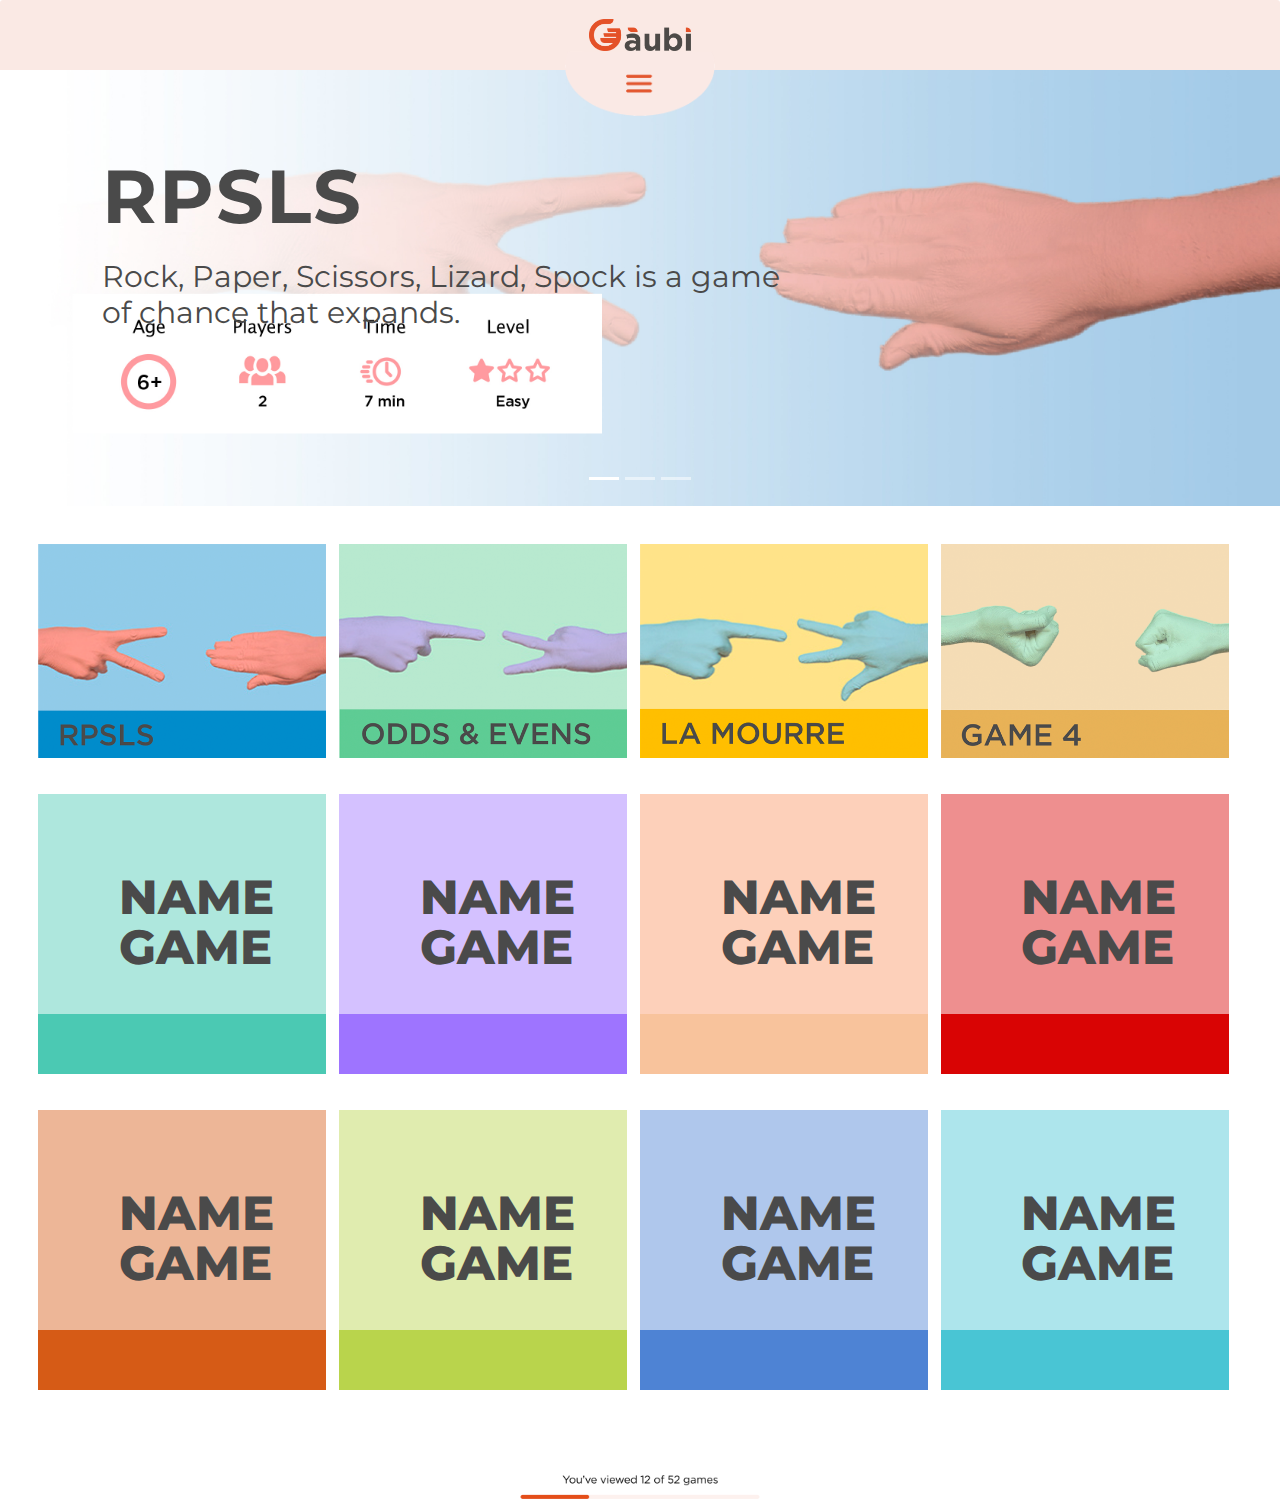
<file: index.html>
<!doctype html>
<html lang="en">
<head>
  <!-- Required meta tags -->
  <meta charset="utf-8">
  <meta name="viewport" content="width=device-width, initial-scale=1, shrink-to-fit=no">

  <!-- Bootstrap CSS -->
  <link rel="stylesheet" href="https://maxcdn.bootstrapcdn.com/bootstrap/4.0.0/css/bootstrap.min.css" integrity="sha384-Gn5384xqQ1aoWXA+058RXPxPg6fy4IWvTNh0E263XmFcJlSAwiGgFAW/dAiS6JXm" crossorigin="anonymous">
  <link rel="stylesheet" href="css/main.css">
  <link href="https://fonts.googleapis.com/css?family=Montserrat:400,500,600,700,800,900" rel="stylesheet">
  <title>Gàubi</title>
</head>
<body>


  <div id="accordion">
    <div class="card">
      <div class="card-header" id="headingOne">
          <button class="btn btn-link" data-toggle="collapse" data-target="#collapseOne" aria-expanded="true" aria-controls="collapseOne">
            <img class="logo-menu" src="images/logo.png"></img>
          </button>
      </div>

      <div id="collapseOne" class="collapse" aria-labelledby="headingOne" data-parent="#accordion">
        <div class="card-body">

          <div class="recherche_p">
            <form action="/search" id="searchthis" method="get">
              <input id="search" name="q" type="text" placeholder="Rechercher" />
              <img id="search-button" src="images/search-button.svg" alt="search-button"></img>
              <!-- <input id="search-btn" type="submit" value="Rechercher" /> -->
            </form>
          </div>


          <div class="menu-choix">
          <div class="checkbox">
            <div class="checkbox-category">
            <fieldset>
              <legend>Type of game :</legend>
              <div>
                <input type="checkbox" id="strategy" name="category" value="strategy">
                <label for="strategy">Strategy</label>
              </div>
              <div>
                <input type="checkbox" id="mathematics" name="category" value="mathematics">
                <label for="mathematics">Mathematics</label>
              </div>
              <div>
                <input type="checkbox" id="chance" name="category" value="chance">
                <label for="chance">Chance</label>
              </div>
              <div>
                <input type="checkbox" id="speed" name="category" value="speed">
                <label for="speed">Speed</label>
              </div>
            </fieldset>
          </div>

          <div class="checkbox-difficulty">
          <fieldset>
            <legend>Difficulty :</legend>
            <div>
              <input type="checkbox" id="easy" name="difficulty" value="easy">
              <label for="easy">Easy</label>
            </div>
            <div>
              <input type="checkbox" id="medium" name="difficulty" value="medium">
              <label for="medium">Medium</label>
            </div>
            <div>
              <input type="checkbox" id="hard" name="difficulty" value="hard">
              <label for="hard">Hard</label>
            </div>
          </fieldset>
          </div>
        </div>

          <div class="minimum-age">
            <!-- <p class="titre-minimum-age">MINIMUM AGE </p> -->
          <input type="range" min="6" max="15" step="1" list="tickmarks">
          <datalist id="tickmarks">
            <!-- Chrome n'affiche pas les étiquettes de curseur -->
        <option value="6" label="6">
        <option value="7" label="7">
        <option value="8" label="8">
        <option value="9" label="9">
        <option value="10" label="10">
        <option value="11" label="11">
        <option value="12" label="12">
        <option value="13" label="13">
        <option value="14" label="14">
        <option value="15" label="15">
        </datalist>
        </div>
          <!-- <img class="cursor-munu-img" src="images/menu-cursor.png" alt="image-menu-cursor"></img> -->
        </div>
        </div>
      </div>
    </div>
    <div class="card">
    </div>
  </div>


  <div class="presentation-banner">
    <div id="carouselExampleIndicators" class="carousel slide col-sm" data-ride="carousel">
        <ol class="carousel-indicators">
          <li data-target="#carouselExampleIndicators" data-slide-to="0" class="active"></li>
          <li data-target="#carouselExampleIndicators" data-slide-to="1"></li>
          <li data-target="#carouselExampleIndicators" data-slide-to="2"></li>
        </ol>
    <div class="carousel-inner">

        <div class="carousel-item active">
          <div class="carousel-caption d-md-block">
            <h1 class="nom-du-jeu-carousel rpsls"> RPSLS </h1>
            <p class="description-jeu">
              Rock, Paper, Scissors, Lizard, Spock is a game <br>of chance that expands.
            </p>
          </div>
          <img class="d-block w-100" src="images/banner-homepage/rpsls-banner.jpg" alt="rpsls-banner">
        </div>

      <div class="carousel-item">
        <div class="carousel-caption d-md-block">
          <h1 class="nom-du-jeu-carousel odds"> Evens and Odds </h1>
          <p class="description-jeu">Odds and evens is a hand game <br> played used to decide an issue.</p>
          <!-- <img class="rpsls-data-img" src="images/rpsls/rpsls-data.jpg" alt="rplsl-data"></img> -->
        </div>
        <img class="d-block w-100" src="images/banner-homepage/evens-odds-banner.jpg" alt="evens-and-odds-banner">
      </div>
      <div class="carousel-item">
        <div class="carousel-caption d-md-block">
          <h1 class="nom-du-jeu-carousel mourre"> La Mourre </h1>
          <p class="description-jeu">La Mourre is a game of chance in which two<br> players simultaneously show a number of fingers.</p>
          <!-- <img class="rpsls-data-img" src="images/rpsls/rpsls-data.jpg" alt="rplsl-data"></img> -->
        </div>
        <img class="d-block w-100" src="images/banner-homepage/mourre-banner.jpg" alt="mourre-banner">
      </div>

    </div>
    </div>
  </div>



    <div class="bloc-preview rpsls">
      <div class="preview-game">
        <a href="rpsls.html">
          <img class="img-preview-hompage" src="images/preview-game-homepage-rpsls.png" alt="preview-game-homepage"></img>
        </a>
      </div>
      <div class="preview-game odds">
        <a href="evens.html">
          <img class="img-preview-hompage" src="images/preview-game-homepage-odds.png" alt="preview-game-homepage"></img>
        </a>
      </div>
      <div class="preview-game mourre">
        <a href="mourre.html">
          <img class="img-preview-hompage" src="images/preview-game-homepage-mourre.png" alt="preview-game-homepage"></img>
        </a>
      </div>
      <div class="preview-game mourre">
        <a href="rpsls.html">
          <img class="img-preview-hompage" src="images/preview-game-homepage-4.png" alt="preview-game-homepage"></img>
        </a>
      </div>
      <div class="preview-game number4">
        <a href="mourre.html">
          <!-- <img class="img-preview-hompage" src="images/preview-game-homepage.png" alt="preview-game-homepage"></img> -->
          <div class="game">
            <p class="titre-game-preview"> NAME<br>GAME </p>
          </div>
        </a>
      </div>
      <div class="preview-game number5">
        <a href="evens.html">
          <div class="game">
            <p class="titre-game-preview"> NAME<br>GAME </p>
          </div>
        </a>
      </div>
      <div class="preview-game number6">
        <a href="mourre.html">
          <div class="game">
            <p class="titre-game-preview"> NAME<br>GAME </p>
          </div>
        </a>
      </div>
      <div class="preview-game number7">
        <a href="rpsls.html">
          <div class="game">
            <p class="titre-game-preview"> NAME<br>GAME </p>
          </div>
        </a>
      </div>
      <div class="preview-game number8">
        <a href="evens.html">
          <div class="game">
            <p class="titre-game-preview"> NAME<br>GAME </p>
          </div>
        </a>
      </div>
      <div class="preview-game number9">
        <a href="mourre.html">
          <div class="game">
            <p class="titre-game-preview"> NAME<br>GAME </p>
          </div>
        </a>
      </div>
      <div class="preview-game number10">
        <a href="rpsls.html">
          <div class="game">
            <p class="titre-game-preview"> NAME<br>GAME </p>
          </div>
        </a>
      </div>
      <div class="preview-game number11">
        <a href="mourre.html">
          <div class="game">
            <p class="titre-game-preview"> NAME<br>GAME </p>
          </div>
        </a>
      </div>

    </div>

    <!-- <input type="range" min="6" max="15" step="1" list="tickmarks">
    <datalist id="tickmarks">
      Chrome n'affiche pas les étiquettes de curseur
  <option value="6" label="6">
  <option value="7" label="7">
  <option value="8" label="8">
  <option value="9" label="9">
  <option value="10" label="10">
  <option value="11" label="11">
  <option value="12" label="12">
  <option value="13" label="13">
  <option value="14" label="14">
  <option value="15" label="15">
</datalist> -->

    <img class="barre-avancement" src="images/barre-chargement.png" alt="Barre-chargement-de-jeux"

    <div class="footer">
        <p class="mentions-legales"> Mentions légales © Gàubi 2018</p>
    </div>

  <!-- Optional JavaScript -->
  <!-- jQuery first, then Popper.js, then Bootstrap JS -->
  <script src="https://code.jquery.com/jquery-3.2.1.slim.min.js" integrity="sha384-KJ3o2DKtIkvYIK3UENzmM7KCkRr/rE9/Qpg6aAZGJwFDMVNA/GpGFF93hXpG5KkN" crossorigin="anonymous"></script>
  <script src="https://cdnjs.cloudflare.com/ajax/libs/popper.js/1.12.9/umd/popper.min.js" integrity="sha384-ApNbgh9B+Y1QKtv3Rn7W3mgPxhU9K/ScQsAP7hUibX39j7fakFPskvXusvfa0b4Q" crossorigin="anonymous"></script>
  <script src="https://maxcdn.bootstrapcdn.com/bootstrap/4.0.0/js/bootstrap.min.js" integrity="sha384-JZR6Spejh4U02d8jOt6vLEHfe/JQGiRRSQQxSfFWpi1MquVdAyjUar5+76PVCmYl" crossorigin="anonymous"></script>
  <script type="text/javascript">
    //Ici les commandes JavaScript
  </script>
  </body>
  </html>
</file>
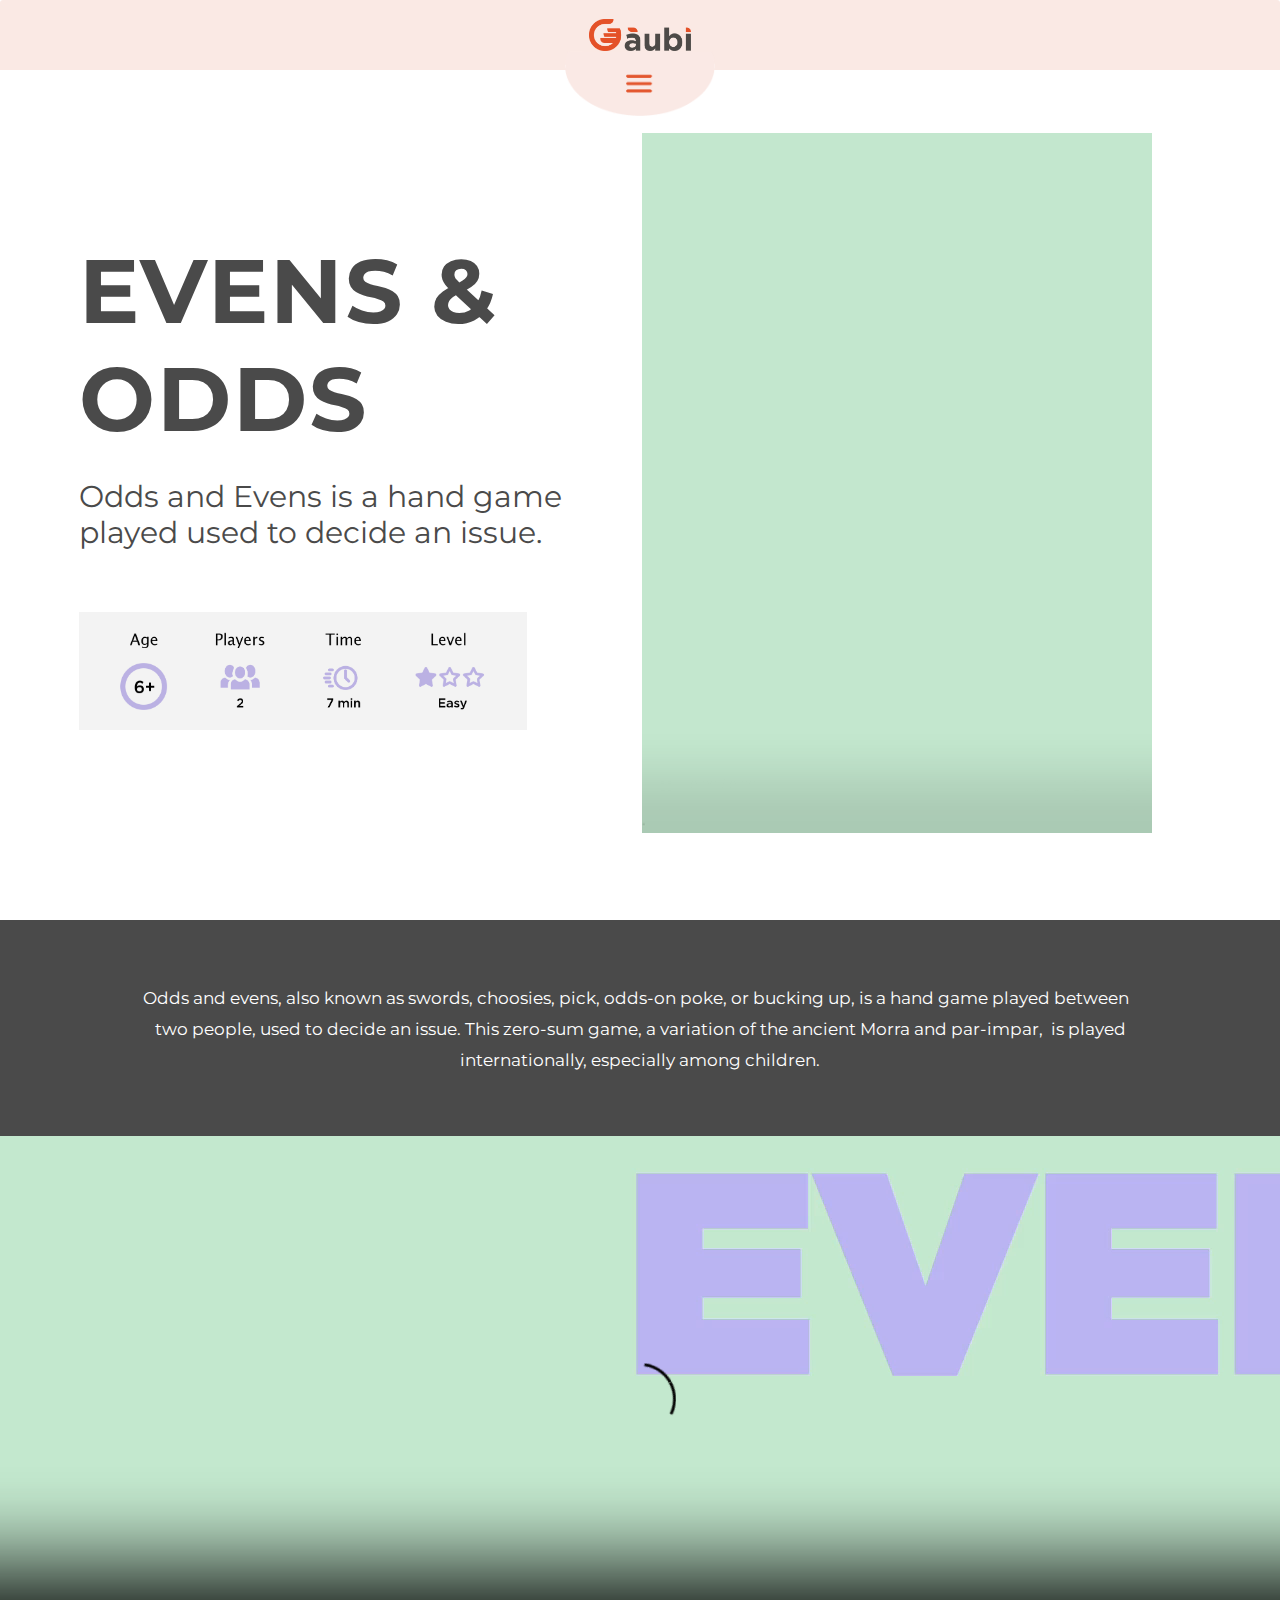
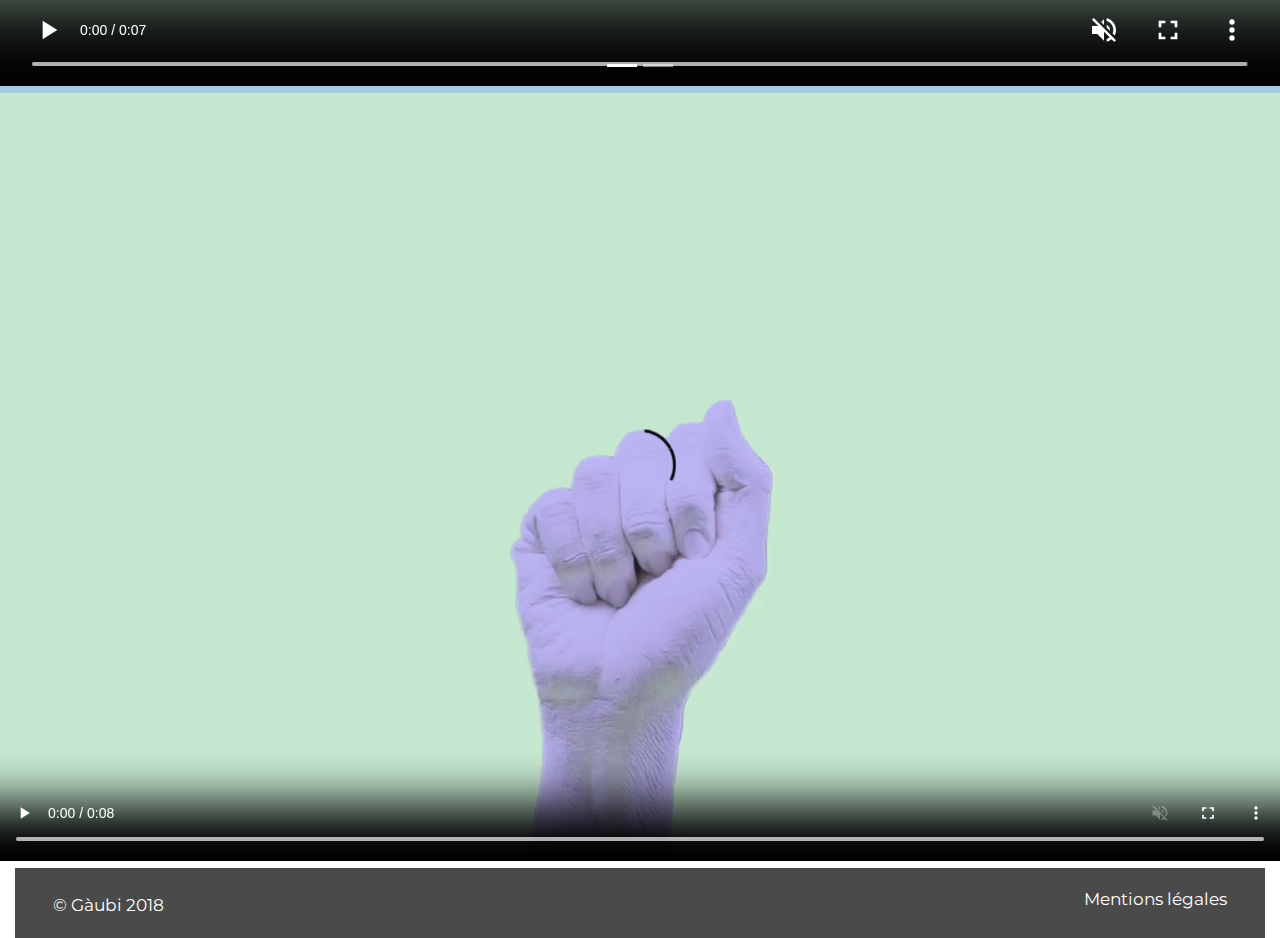
<file: evens.html>
<!doctype html>
<html lang="en">
<head>
  <!-- Required meta tags -->
  <meta charset="utf-8">
  <meta name="viewport" content="width=device-width, initial-scale=1, shrink-to-fit=no">

  <!-- Bootstrap CSS -->
  <link rel="stylesheet" href="https://maxcdn.bootstrapcdn.com/bootstrap/4.0.0/css/bootstrap.min.css" integrity="sha384-Gn5384xqQ1aoWXA+058RXPxPg6fy4IWvTNh0E263XmFcJlSAwiGgFAW/dAiS6JXm" crossorigin="anonymous">
  <link rel="stylesheet" href="css/main.css">
  <link href="https://fonts.googleapis.com/css?family=Montserrat:400,500,600,700,800,900" rel="stylesheet">
  <title>evens.html</title>
</head>
<body>

<div id="accordion">
  <div class="card">
    <div class="card-header" id="headingOne">
        <button class="btn btn-link" data-toggle="collapse" data-target="#collapseOne" aria-expanded="true" aria-controls="collapseOne">
          <img class="logo-menu" src="images/logo.png"></img>
        </button>
    </div>

    <div id="collapseOne" class="collapse" aria-labelledby="headingOne" data-parent="#accordion">
      <div class="card-body">

        <div class="recherche_p">
          <form action="/search" id="searchthis" method="get">
            <input id="search" name="q" type="text" placeholder="Rechercher" />
            <img id="search-button" src="images/search-button.svg" alt="search-button"></img>
            <!-- <input id="search-btn" type="submit" value="Rechercher" /> -->
          </form>
        </div>

          <div class="checkbox-category">
          <fieldset>
            <legend>Type of game :</legend>
            <div>
              <input type="checkbox" id="strategy" name="category" value="strategy">
              <label for="strategy">Strategy</label>
            </div>
            <div>
              <input type="checkbox" id="mathematics" name="category" value="mathematics">
              <label for="mathematics">Mathematics</label>
            </div>
            <div>
              <input type="checkbox" id="chance" name="category" value="chance">
              <label for="chance">Chance</label>
            </div>
            <div>
              <input type="checkbox" id="speed" name="category" value="speed">
              <label for="speed">Speed</label>
            </div>
          </fieldset>
        </div>

        <div class="checkbox-difficulty">
        <fieldset>
          <legend>Difficulty :</legend>
          <div>
            <input type="checkbox" id="easy" name="difficulty" value="easy">
            <label for="easy">Easy</label>
          </div>
          <div>
            <input type="checkbox" id="medium" name="difficulty" value="medium">
            <label for="medium">Medium</label>
          </div>
          <div>
            <input type="checkbox" id="hard" name="difficulty" value="hard">
            <label for="hard">Hard</label>
          </div>
        </fieldset>
        </div>

        <img class="cursor-munu-img" src="images/menu-cursor.png" alt="image-menu-cursor"></img>

      </div>
    </div>
  </div>
  <div class="card">
  </div>
</div>

<div class="container-fluid">
  <div class="row explication-video-data">

    <div class="explications col-sm">
      <h1 class="nom-du-jeu-carousel big"> EVENS & ODDS </h1>
      <p class="description-jeu">
        Odds and Evens is a hand game <br>played used to decide an issue.
      </p>
      <img class="rpsls-data-img" src="images/evens/data-evens.jpg" alt="evens-data"></img>
    </div>
      <div class="video-principale">
        <video class="video-presentation-RPSLS"controls autoplay loop muted>
          <source src="videos/evens/presentation-eo.mp4" type="video/mp4">
        </video>
        <!-- <img class="img-preview-video" src="images/preview-video.png" alt="preview-video"> -->
      </div>
    </div> <!-- closes row -->

  <div class="row">

    <div class="explication-jeu">
      <p>Odds and evens, also known as swords, choosies, pick, odds-on poke, or bucking up, is a hand game played between  two people, used to decide an issue. This zero-sum game, a variation of the ancient Morra and par-impar,  is played internationally, especially among children.</p>
    </div>

</div> <!-- closes row -->

  <div class="row">

  <div id="carouselExampleIndicators" class="carousel slide col-sm" data-ride="carousel">
      <ol class="carousel-indicators">
        <li data-target="#carouselExampleIndicators" data-slide-to="0" class="active"></li>
        <li data-target="#carouselExampleIndicators" data-slide-to="1"></li>
      </ol>
      <div class="carousel-inner">

        <div class="carousel-item active">
          <video class="video-carousel-ciseaux" controls autoplay loop muted>
            <source src="videos/evens/evens.mp4" type="video/mp4">
          </video>
        </div>

        <div class="carousel-item">
            <video class="video-carousel-paper" controls autoplay loop muted>
              <source src="videos/evens/odds.mp4" type="video/mp4">
            </video>
        </div>
    </div>
  </div>

</div> <!-- closes row -->


    <div class="row">

  <div class="cta-rpsls">
    <video class="video-cta-rpsls" controls autoplay loop muted>
      <source src="videos/evens/ctaeo.mp4" type="video/mp4">
    </video>
  </div>

    </div>


  <div class="footer">
      <p class="mentions-legales"> Mentions légales </p>
      <p class="copyright"> © Gàubi 2018 </p>
  </div>

<!-- Optional JavaScript -->
<!-- jQuery first, then Popper.js, then Bootstrap JS -->
<script src="https://code.jquery.com/jquery-3.2.1.slim.min.js" integrity="sha384-KJ3o2DKtIkvYIK3UENzmM7KCkRr/rE9/Qpg6aAZGJwFDMVNA/GpGFF93hXpG5KkN" crossorigin="anonymous"></script>
<script src="https://cdnjs.cloudflare.com/ajax/libs/popper.js/1.12.9/umd/popper.min.js" integrity="sha384-ApNbgh9B+Y1QKtv3Rn7W3mgPxhU9K/ScQsAP7hUibX39j7fakFPskvXusvfa0b4Q" crossorigin="anonymous"></script>
<script src="https://maxcdn.bootstrapcdn.com/bootstrap/4.0.0/js/bootstrap.min.js" integrity="sha384-JZR6Spejh4U02d8jOt6vLEHfe/JQGiRRSQQxSfFWpi1MquVdAyjUar5+76PVCmYl" crossorigin="anonymous"></script>
<script type="text/javascript">
$('#carouselExampleIndicators').carousel({
  interval: 9000,
  pause : false
})

$('#myCollapsible').collapse({
toggle: false
})
</file>
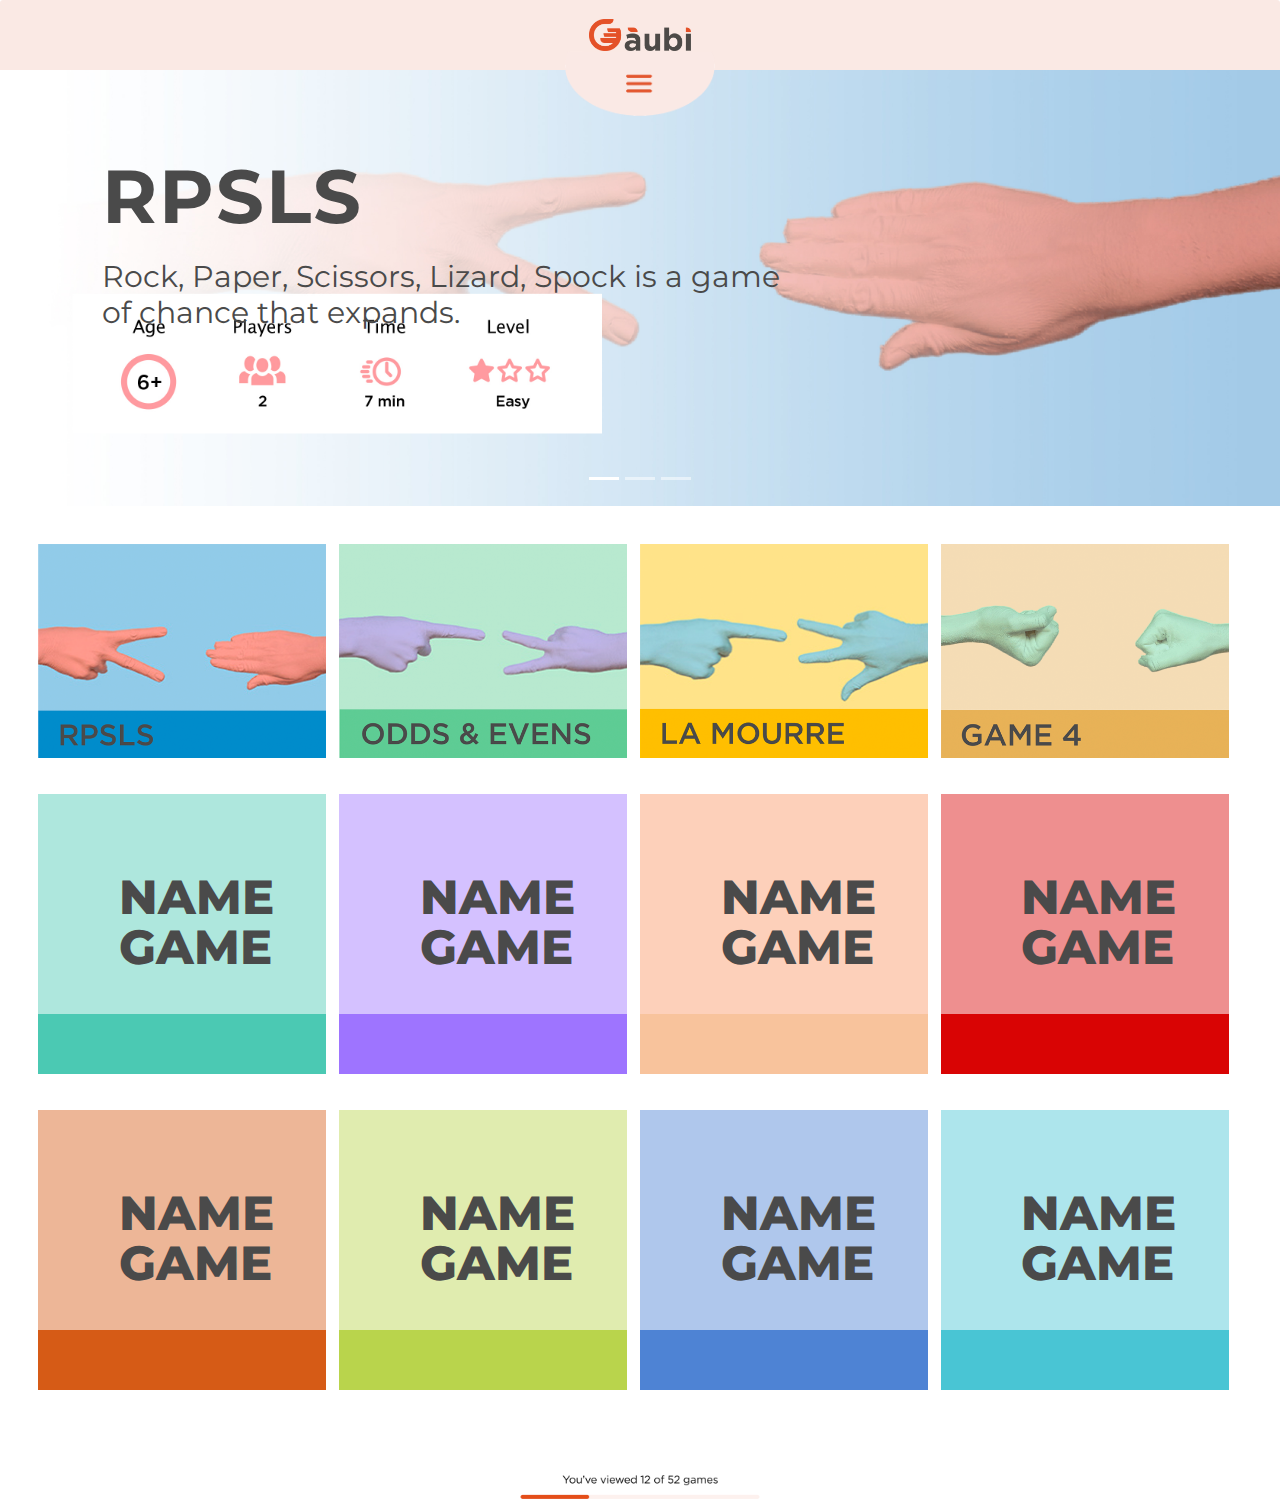
<file: homepage.html>
<!doctype html>
<html lang="en">
<head>
  <!-- Required meta tags -->
  <meta charset="utf-8">
  <meta name="viewport" content="width=device-width, initial-scale=1, shrink-to-fit=no">

  <!-- Bootstrap CSS -->
  <link rel="stylesheet" href="https://maxcdn.bootstrapcdn.com/bootstrap/4.0.0/css/bootstrap.min.css" integrity="sha384-Gn5384xqQ1aoWXA+058RXPxPg6fy4IWvTNh0E263XmFcJlSAwiGgFAW/dAiS6JXm" crossorigin="anonymous">
  <link rel="stylesheet" href="css/main.css">
  <link href="https://fonts.googleapis.com/css?family=Montserrat:400,500,600,700,800,900" rel="stylesheet">
  <title>Gàubi</title>
</head>
<body>


  <div id="accordion">
    <div class="card">
      <div class="card-header" id="headingOne">
          <button class="btn btn-link" data-toggle="collapse" data-target="#collapseOne" aria-expanded="true" aria-controls="collapseOne">
            <img class="logo-menu" src="images/logo.png"></img>
          </button>
      </div>

      <div id="collapseOne" class="collapse" aria-labelledby="headingOne" data-parent="#accordion">
        <div class="card-body">

          <div class="recherche_p">
            <form action="/search" id="searchthis" method="get">
              <input id="search" name="q" type="text" placeholder="Rechercher" />
              <img id="search-button" src="images/search-button.svg" alt="search-button"></img>
              <!-- <input id="search-btn" type="submit" value="Rechercher" /> -->
            </form>
          </div>


          <div class="menu-choix">
          <div class="checkbox">
            <div class="checkbox-category">
            <fieldset>
              <legend>Type of game :</legend>
              <div>
                <input type="checkbox" id="strategy" name="category" value="strategy">
                <label for="strategy">Strategy</label>
              </div>
              <div>
                <input type="checkbox" id="mathematics" name="category" value="mathematics">
                <label for="mathematics">Mathematics</label>
              </div>
              <div>
                <input type="checkbox" id="chance" name="category" value="chance">
                <label for="chance">Chance</label>
              </div>
              <div>
                <input type="checkbox" id="speed" name="category" value="speed">
                <label for="speed">Speed</label>
              </div>
            </fieldset>
          </div>

          <div class="checkbox-difficulty">
          <fieldset>
            <legend>Difficulty :</legend>
            <div>
              <input type="checkbox" id="easy" name="difficulty" value="easy">
              <label for="easy">Easy</label>
            </div>
            <div>
              <input type="checkbox" id="medium" name="difficulty" value="medium">
              <label for="medium">Medium</label>
            </div>
            <div>
              <input type="checkbox" id="hard" name="difficulty" value="hard">
              <label for="hard">Hard</label>
            </div>
          </fieldset>
          </div>
        </div>

          <div class="minimum-age">
            <!-- <p class="titre-minimum-age">MINIMUM AGE </p> -->
          <input type="range" min="6" max="15" step="1" list="tickmarks">
          <datalist id="tickmarks">
            <!-- Chrome n'affiche pas les étiquettes de curseur -->
        <option value="6" label="6">
        <option value="7" label="7">
        <option value="8" label="8">
        <option value="9" label="9">
        <option value="10" label="10">
        <option value="11" label="11">
        <option value="12" label="12">
        <option value="13" label="13">
        <option value="14" label="14">
        <option value="15" label="15">
        </datalist>
        </div>
          <!-- <img class="cursor-munu-img" src="images/menu-cursor.png" alt="image-menu-cursor"></img> -->
        </div>
        </div>
      </div>
    </div>
    <div class="card">
    </div>
  </div>


  <div class="presentation-banner">
    <div id="carouselExampleIndicators" class="carousel slide col-sm" data-ride="carousel">
        <ol class="carousel-indicators">
          <li data-target="#carouselExampleIndicators" data-slide-to="0" class="active"></li>
          <li data-target="#carouselExampleIndicators" data-slide-to="1"></li>
          <li data-target="#carouselExampleIndicators" data-slide-to="2"></li>
        </ol>
    <div class="carousel-inner">

        <div class="carousel-item active">
          <div class="carousel-caption d-md-block">
            <h1 class="nom-du-jeu-carousel rpsls"> RPSLS </h1>
            <p class="description-jeu">
              Rock, Paper, Scissors, Lizard, Spock is a game <br>of chance that expands.
            </p>
          </div>
          <img class="d-block w-100" src="images/banner-homepage/rpsls-banner.jpg" alt="rpsls-banner">
        </div>

      <div class="carousel-item">
        <div class="carousel-caption d-md-block">
          <h1 class="nom-du-jeu-carousel odds"> Evens and Odds </h1>
          <p class="description-jeu">Odds and evens is a hand game <br> played used to decide an issue.</p>
          <!-- <img class="rpsls-data-img" src="images/rpsls/rpsls-data.jpg" alt="rplsl-data"></img> -->
        </div>
        <img class="d-block w-100" src="images/banner-homepage/evens-odds-banner.jpg" alt="evens-and-odds-banner">
      </div>
      <div class="carousel-item">
        <div class="carousel-caption d-md-block">
          <h1 class="nom-du-jeu-carousel mourre"> La Mourre </h1>
          <p class="description-jeu">La Mourre is a game of chance in which two<br> players simultaneously show a number of fingers.</p>
          <!-- <img class="rpsls-data-img" src="images/rpsls/rpsls-data.jpg" alt="rplsl-data"></img> -->
        </div>
        <img class="d-block w-100" src="images/banner-homepage/mourre-banner.jpg" alt="mourre-banner">
      </div>

    </div>
    </div>
  </div>



    <div class="bloc-preview rpsls">
      <div class="preview-game">
        <a href="index.html">
          <img class="img-preview-hompage" src="images/preview-game-homepage-rpsls.png" alt="preview-game-homepage"></img>
        </a>
      </div>
      <div class="preview-game odds">
        <a href="evens.html">
          <img class="img-preview-hompage" src="images/preview-game-homepage-odds.png" alt="preview-game-homepage"></img>
        </a>
      </div>
      <div class="preview-game mourre">
        <a href="mourre.html">
          <img class="img-preview-hompage" src="images/preview-game-homepage-mourre.png" alt="preview-game-homepage"></img>
        </a>
      </div>
      <div class="preview-game mourre">
        <a href="index.html">
          <img class="img-preview-hompage" src="images/preview-game-homepage-4.png" alt="preview-game-homepage"></img>
        </a>
      </div>
      <div class="preview-game number4">
        <a href="index.html">
          <!-- <img class="img-preview-hompage" src="images/preview-game-homepage.png" alt="preview-game-homepage"></img> -->
          <div class="game">
            <p class="titre-game-preview"> NAME<br>GAME </p>
          </div>
        </a>
      </div>
      <div class="preview-game number5">
        <a href="index.html">
          <div class="game">
            <p class="titre-game-preview"> NAME<br>GAME </p>
          </div>
        </a>
      </div>
      <div class="preview-game number6">
        <a href="index.html">
          <div class="game">
            <p class="titre-game-preview"> NAME<br>GAME </p>
          </div>
        </a>
      </div>
      <div class="preview-game number7">
        <a href="index.html">
          <div class="game">
            <p class="titre-game-preview"> NAME<br>GAME </p>
          </div>
        </a>
      </div>
      <div class="preview-game number8">
        <a href="index.html">
          <div class="game">
            <p class="titre-game-preview"> NAME<br>GAME </p>
          </div>
        </a>
      </div>
      <div class="preview-game number9">
        <a href="index.html">
          <div class="game">
            <p class="titre-game-preview"> NAME<br>GAME </p>
          </div>
        </a>
      </div>
      <div class="preview-game number10">
        <a href="index.html">
          <div class="game">
            <p class="titre-game-preview"> NAME<br>GAME </p>
          </div>
        </a>
      </div>
      <div class="preview-game number11">
        <a href="index.html">
          <div class="game">
            <p class="titre-game-preview"> NAME<br>GAME </p>
          </div>
        </a>
      </div>

    </div>

    <!-- <input type="range" min="6" max="15" step="1" list="tickmarks">
    <datalist id="tickmarks">
      Chrome n'affiche pas les étiquettes de curseur
  <option value="6" label="6">
  <option value="7" label="7">
  <option value="8" label="8">
  <option value="9" label="9">
  <option value="10" label="10">
  <option value="11" label="11">
  <option value="12" label="12">
  <option value="13" label="13">
  <option value="14" label="14">
  <option value="15" label="15">
</datalist> -->

    <img class="barre-avancement" src="images/barre-chargement.png" alt="Barre-chargement-de-jeux"

    <div class="footer">
        <p class="mentions-legales"> Mentions légales © Gàubi 2018</p>
    </div>

  <!-- Optional JavaScript -->
  <!-- jQuery first, then Popper.js, then Bootstrap JS -->
  <script src="https://code.jquery.com/jquery-3.2.1.slim.min.js" integrity="sha384-KJ3o2DKtIkvYIK3UENzmM7KCkRr/rE9/Qpg6aAZGJwFDMVNA/GpGFF93hXpG5KkN" crossorigin="anonymous"></script>
  <script src="https://cdnjs.cloudflare.com/ajax/libs/popper.js/1.12.9/umd/popper.min.js" integrity="sha384-ApNbgh9B+Y1QKtv3Rn7W3mgPxhU9K/ScQsAP7hUibX39j7fakFPskvXusvfa0b4Q" crossorigin="anonymous"></script>
  <script src="https://maxcdn.bootstrapcdn.com/bootstrap/4.0.0/js/bootstrap.min.js" integrity="sha384-JZR6Spejh4U02d8jOt6vLEHfe/JQGiRRSQQxSfFWpi1MquVdAyjUar5+76PVCmYl" crossorigin="anonymous"></script>
  <script type="text/javascript">
    //Ici les commandes JavaScript
  </script>
  </body>
  </html>
</file>
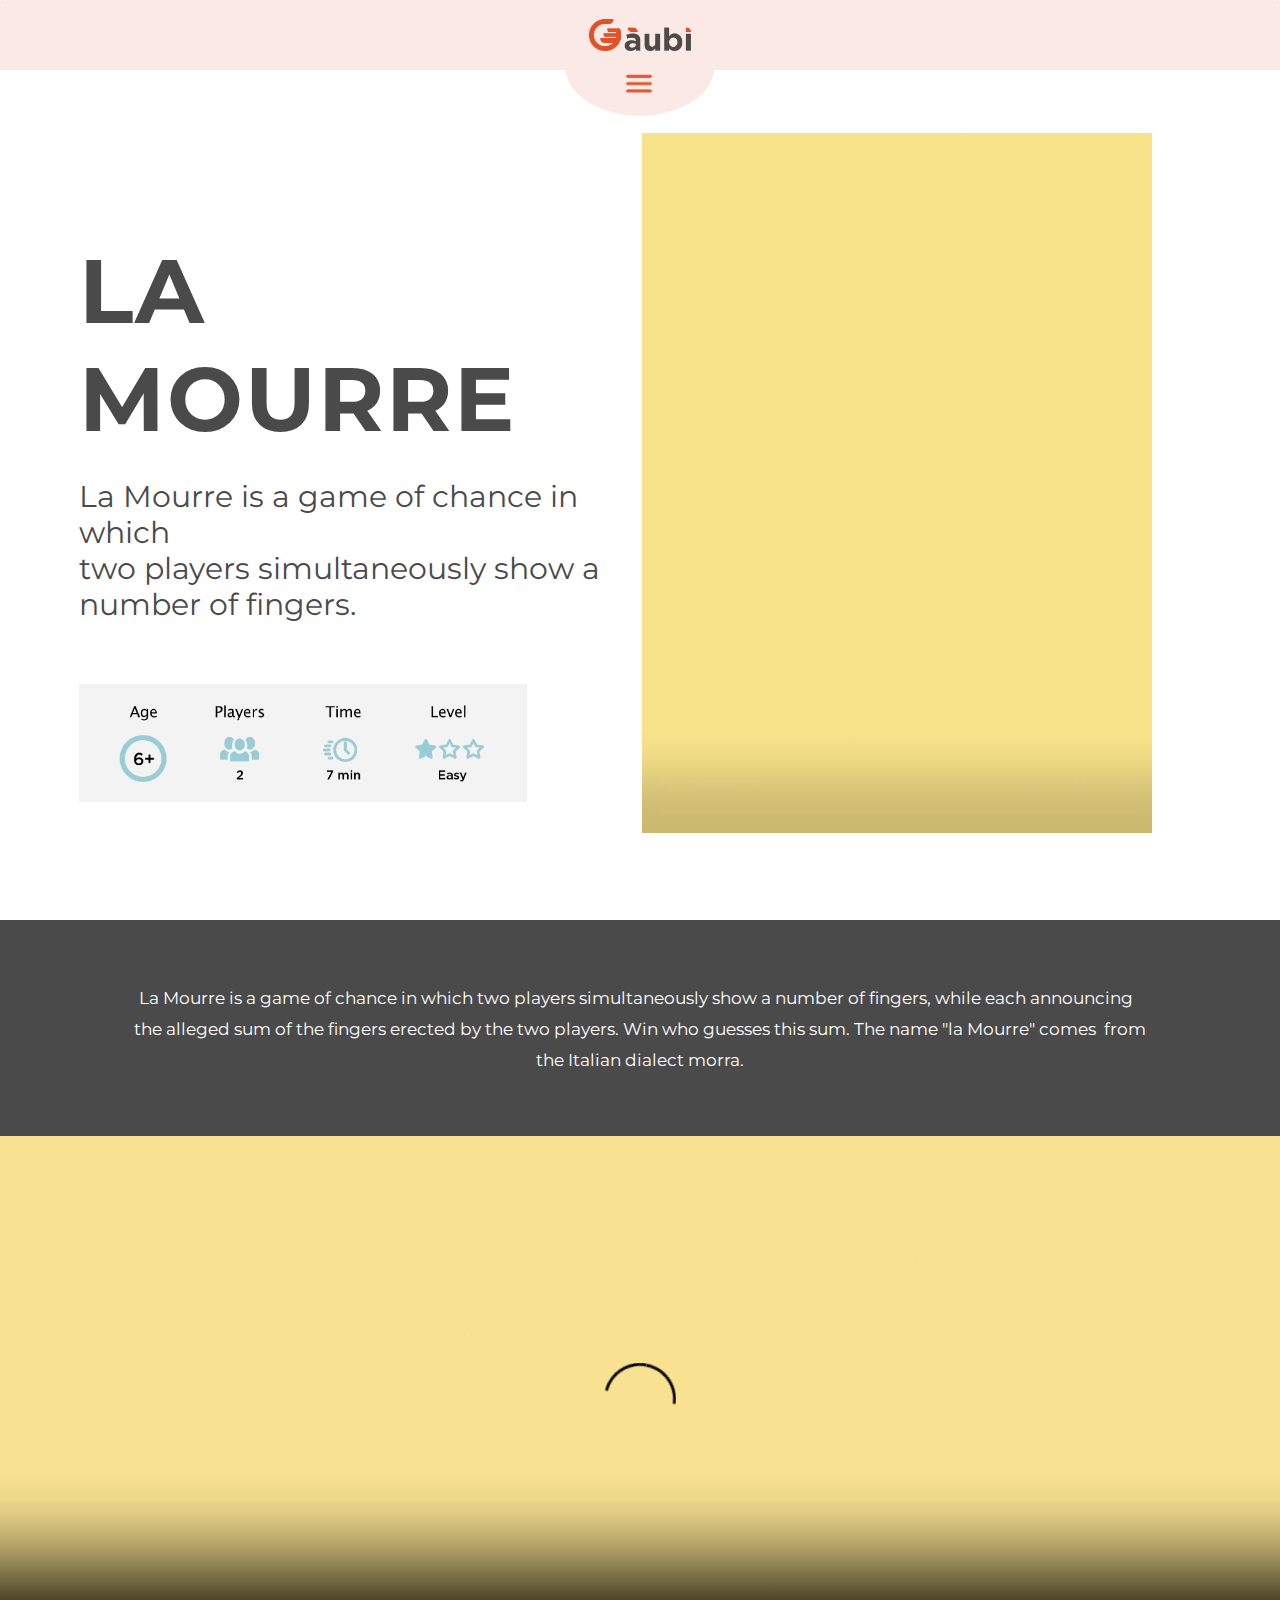
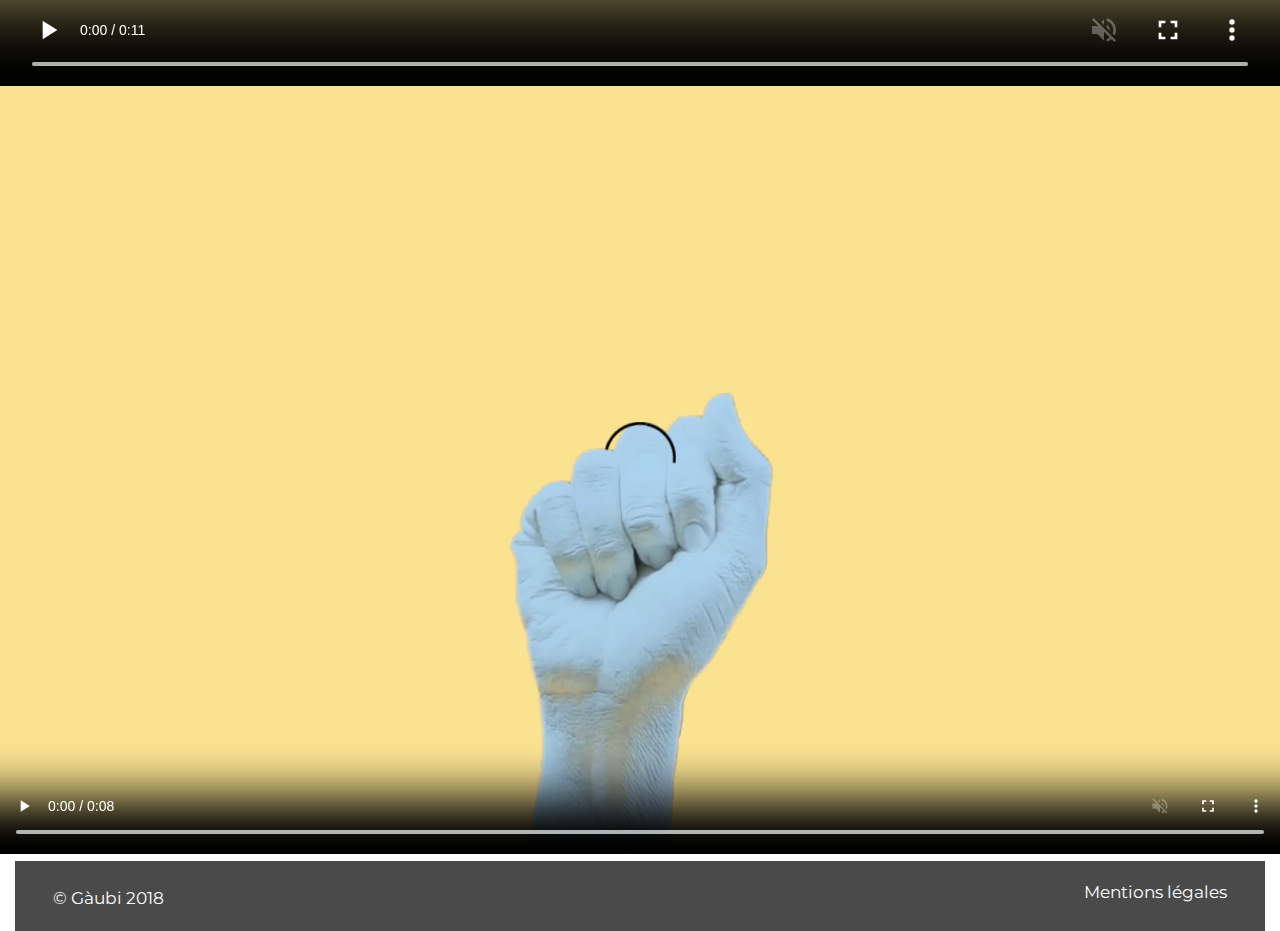
<file: mourre.html>
<!doctype html>
<html lang="en">
<head>
  <!-- Required meta tags -->
  <meta charset="utf-8">
  <meta name="viewport" content="width=device-width, initial-scale=1, shrink-to-fit=no">

  <!-- Bootstrap CSS -->
  <link rel="stylesheet" href="https://maxcdn.bootstrapcdn.com/bootstrap/4.0.0/css/bootstrap.min.css" integrity="sha384-Gn5384xqQ1aoWXA+058RXPxPg6fy4IWvTNh0E263XmFcJlSAwiGgFAW/dAiS6JXm" crossorigin="anonymous">
  <link rel="stylesheet" href="css/main.css">
  <link href="https://fonts.googleapis.com/css?family=Montserrat:400,500,600,700,800,900" rel="stylesheet">
  <title>mourre.html</title>
</head>
<body>

<div id="accordion">
  <div class="card">
    <div class="card-header" id="headingOne">
        <button class="btn btn-link" data-toggle="collapse" data-target="#collapseOne" aria-expanded="true" aria-controls="collapseOne">
          <img class="logo-menu" src="images/logo.png"></img>
        </button>
    </div>

    <div id="collapseOne" class="collapse" aria-labelledby="headingOne" data-parent="#accordion">
      <div class="card-body">

        <div class="recherche_p">
          <form action="/search" id="searchthis" method="get">
            <input id="search" name="q" type="text" placeholder="Rechercher" />
            <img id="search-button" src="images/search-button.svg" alt="search-button"></img>
            <!-- <input id="search-btn" type="submit" value="Rechercher" /> -->
          </form>
        </div>

          <div class="checkbox-category">
          <fieldset>
            <legend>Type of game :</legend>
            <div>
              <input type="checkbox" id="strategy" name="category" value="strategy">
              <label for="strategy">Strategy</label>
            </div>
            <div>
              <input type="checkbox" id="mathematics" name="category" value="mathematics">
              <label for="mathematics">Mathematics</label>
            </div>
            <div>
              <input type="checkbox" id="chance" name="category" value="chance">
              <label for="chance">Chance</label>
            </div>
            <div>
              <input type="checkbox" id="speed" name="category" value="speed">
              <label for="speed">Speed</label>
            </div>
          </fieldset>
        </div>

        <div class="checkbox-difficulty">
        <fieldset>
          <legend>Difficulty :</legend>
          <div>
            <input type="checkbox" id="easy" name="difficulty" value="easy">
            <label for="easy">Easy</label>
          </div>
          <div>
            <input type="checkbox" id="medium" name="difficulty" value="medium">
            <label for="medium">Medium</label>
          </div>
          <div>
            <input type="checkbox" id="hard" name="difficulty" value="hard">
            <label for="hard">Hard</label>
          </div>
        </fieldset>
        </div>

        <img class="cursor-munu-img" src="images/menu-cursor.png" alt="image-menu-cursor"></img>

      </div>
    </div>
  </div>
  <div class="card">
  </div>
</div>

<div class="container-fluid">
  <div class="row explication-video-data">

    <div class="explications col-sm">
      <h1 class="nom-du-jeu-carousel big"> LA MOURRE </h1>
      <p class="description-jeu">
        La Mourre is a game of chance in which <br>two players simultaneously show a number of fingers.
      </p>
      <img class="rpsls-data-img" src="images/mourre/data-mourre.jpg" alt="mourre-data"></img>
    </div>
      <div class="video-principale">
        <video class="video-presentation-RPSLS"controls autoplay loop muted>
          <source src="videos/mourre/presentation-lamourre.mp4" type="video/mp4">
        </video>
        <!-- <img class="img-preview-video" src="images/preview-video.png" alt="preview-video"> -->
      </div>
    </div> <!-- closes row -->

  <div class="row">

    <div class="explication-jeu">
      <p>La Mourre is a game of chance in which two players simultaneously show a number of fingers, while each announcing  the alleged sum of the fingers erected by the two players. Win who guesses this sum. The name "la Mourre" comes  from the Italian dialect morra.</p>
    </div>

  </div> <!-- closes row -->

  <div class="row">

      <video class="video-carousel-paper" controls autoplay loop muted>
          <source src="videos/mourre/explication.mp4" type="video/mp4">
      </video>


</div> <!-- closes row -->


    <div class="row">

  <div class="cta-rpsls">
    <video class="video-cta-rpsls" controls autoplay loop muted>
      <source src="videos/mourre/ctalamourre.mp4" type="video/mp4">
    </video>
  </div>

    </div>


  <div class="footer">
      <p class="mentions-legales"> Mentions légales </p>
      <p class="copyright"> © Gàubi 2018 </p>
  </div>

<!-- Optional JavaScript -->
<!-- jQuery first, then Popper.js, then Bootstrap JS -->
<script src="https://code.jquery.com/jquery-3.2.1.slim.min.js" integrity="sha384-KJ3o2DKtIkvYIK3UENzmM7KCkRr/rE9/Qpg6aAZGJwFDMVNA/GpGFF93hXpG5KkN" crossorigin="anonymous"></script>
<script src="https://cdnjs.cloudflare.com/ajax/libs/popper.js/1.12.9/umd/popper.min.js" integrity="sha384-ApNbgh9B+Y1QKtv3Rn7W3mgPxhU9K/ScQsAP7hUibX39j7fakFPskvXusvfa0b4Q" crossorigin="anonymous"></script>
<script src="https://maxcdn.bootstrapcdn.com/bootstrap/4.0.0/js/bootstrap.min.js" integrity="sha384-JZR6Spejh4U02d8jOt6vLEHfe/JQGiRRSQQxSfFWpi1MquVdAyjUar5+76PVCmYl" crossorigin="anonymous"></script>
<script type="text/javascript">
$('#carouselExampleIndicators').carousel({
  interval: 9000,
  pause : false
})

$('#myCollapsible').collapse({
toggle: false
})
</file>
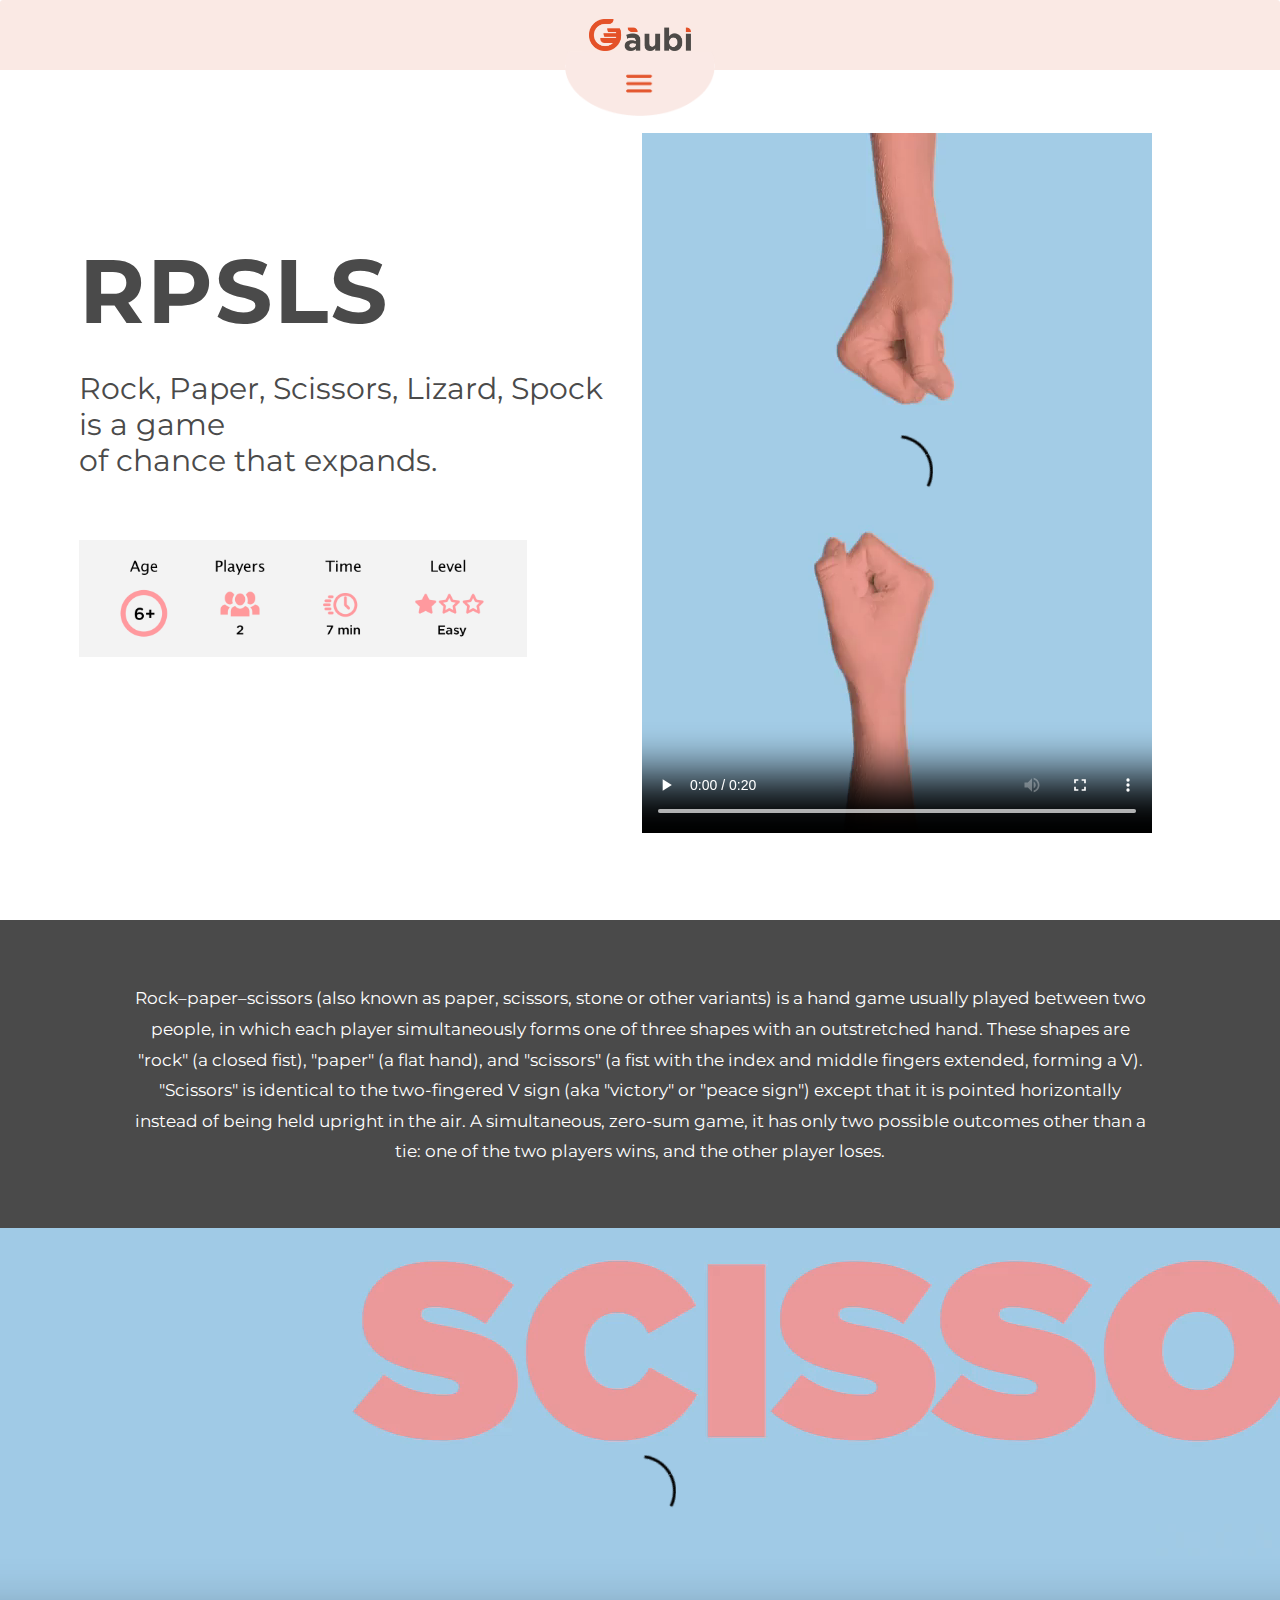
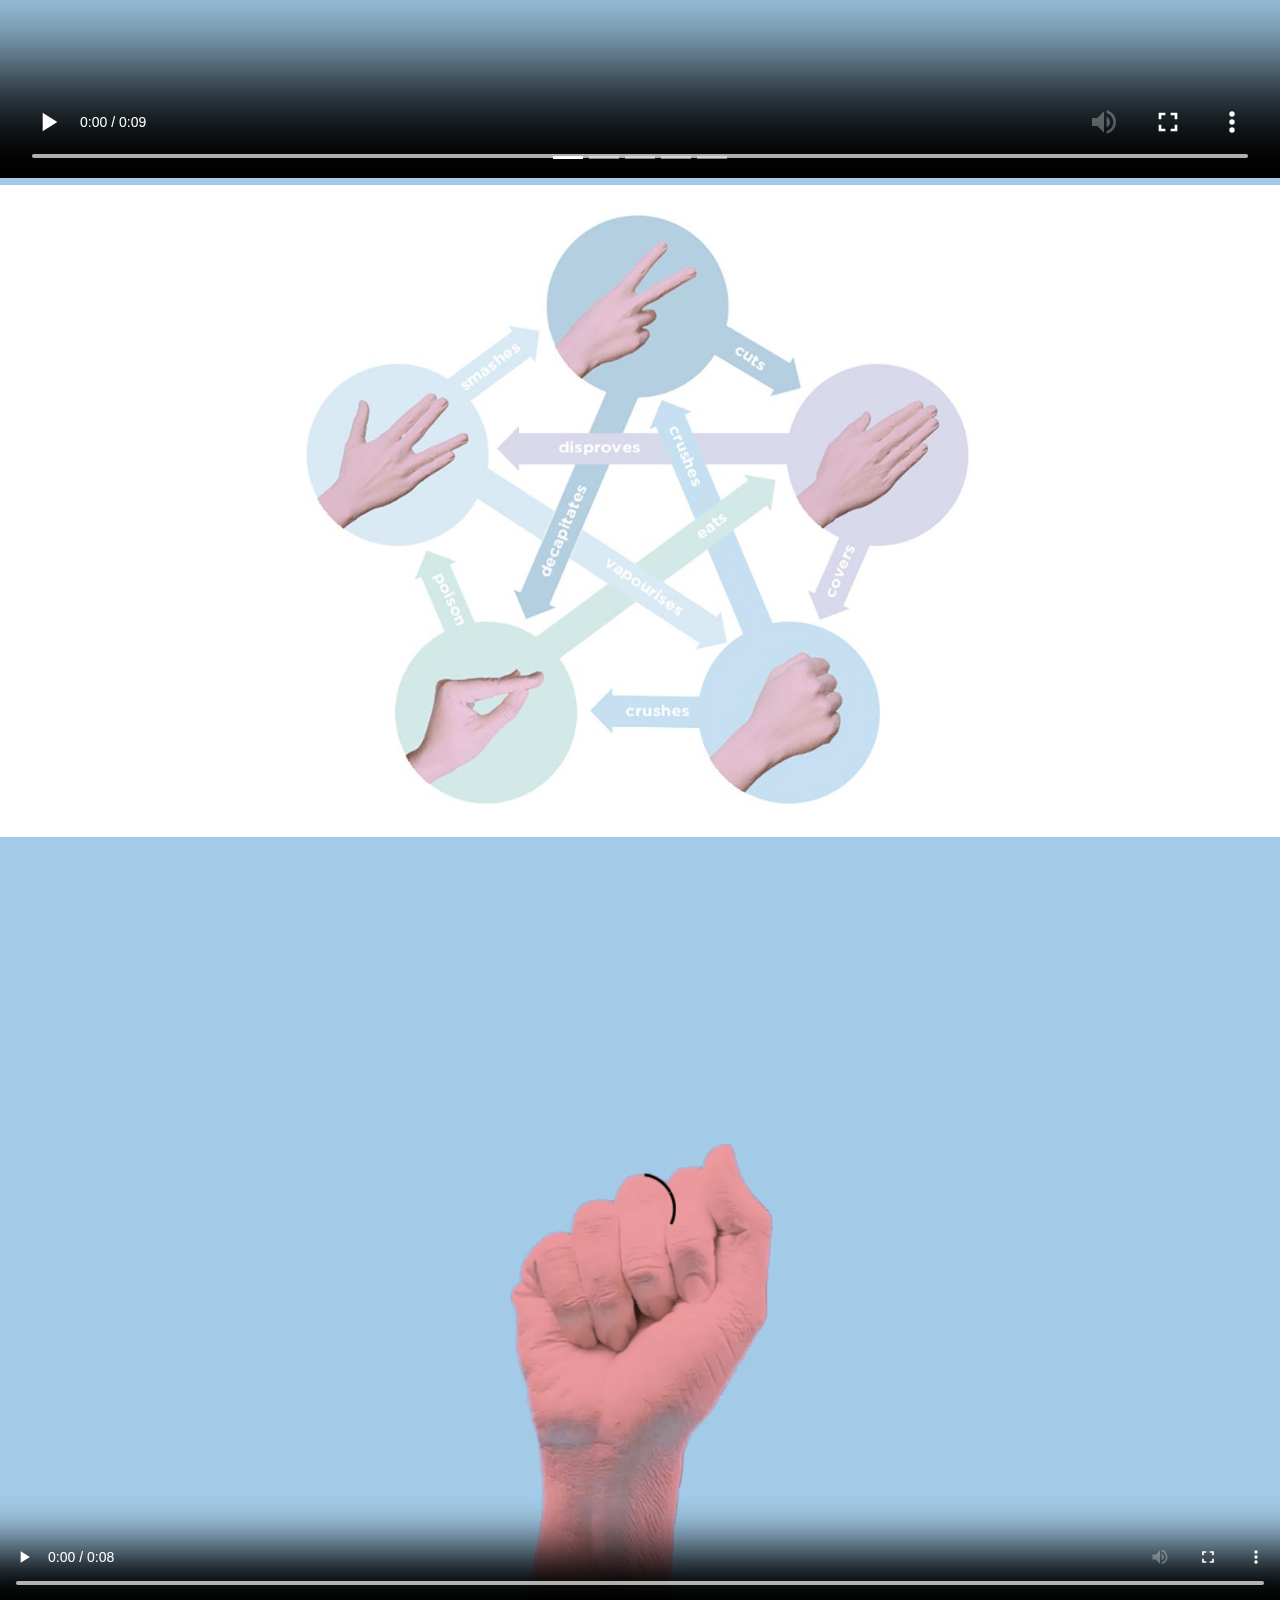
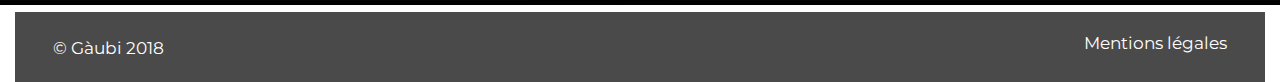
<file: rpsls.html>
<!doctype html>
  <html lang="en">
  <head>
    <!-- Required meta tags -->
    <meta charset="utf-8">
    <meta name="viewport" content="width=device-width, initial-scale=1, shrink-to-fit=no">

    <!-- Bootstrap CSS -->
    <link rel="stylesheet" href="https://maxcdn.bootstrapcdn.com/bootstrap/4.0.0/css/bootstrap.min.css" integrity="sha384-Gn5384xqQ1aoWXA+058RXPxPg6fy4IWvTNh0E263XmFcJlSAwiGgFAW/dAiS6JXm" crossorigin="anonymous">
    <link rel="stylesheet" href="css/main.css">
    <link href="https://fonts.googleapis.com/css?family=Montserrat:400,500,600,700,800,900" rel="stylesheet">
    <title>rpsls.html</title>
  </head>
  <body>

  <div id="accordion">
    <div class="card">
      <div class="card-header" id="headingOne">
          <button class="btn btn-link" data-toggle="collapse" data-target="#collapseOne" aria-expanded="true" aria-controls="collapseOne">
            <img class="logo-menu" src="images/logo.png"></img>
          </button>
      </div>

      <div id="collapseOne" class="collapse" aria-labelledby="headingOne" data-parent="#accordion">
        <div class="card-body">

          <div class="recherche_p">
            <form action="/search" id="searchthis" method="get">
              <input id="search" name="q" type="text" placeholder="Rechercher" />
              <img id="search-button" src="images/search-button.svg" alt="search-button"></img>
              <!-- <input id="search-btn" type="submit" value="Rechercher" /> -->
            </form>
          </div>

            <div class="checkbox-category">
            <fieldset>
              <legend>Type of game :</legend>
              <div>
                <input type="checkbox" id="strategy" name="category" value="strategy">
                <label for="strategy">Strategy</label>
              </div>
              <div>
                <input type="checkbox" id="mathematics" name="category" value="mathematics">
                <label for="mathematics">Mathematics</label>
              </div>
              <div>
                <input type="checkbox" id="chance" name="category" value="chance">
                <label for="chance">Chance</label>
              </div>
              <div>
                <input type="checkbox" id="speed" name="category" value="speed">
                <label for="speed">Speed</label>
              </div>
            </fieldset>
          </div>

          <div class="checkbox-difficulty">
          <fieldset>
            <legend>Difficulty :</legend>
            <div>
              <input type="checkbox" id="easy" name="difficulty" value="easy">
              <label for="easy">Easy</label>
            </div>
            <div>
              <input type="checkbox" id="medium" name="difficulty" value="medium">
              <label for="medium">Medium</label>
            </div>
            <div>
              <input type="checkbox" id="hard" name="difficulty" value="hard">
              <label for="hard">Hard</label>
            </div>
          </fieldset>
          </div>

          <img class="cursor-munu-img" src="images/menu-cursor.png" alt="image-menu-cursor"></img>

        </div>
      </div>
    </div>
    <div class="card">
    </div>
  </div>

  <div class="container-fluid">
    <div class="row explication-video-data">

      <div class="explications col-sm">
        <h1 class="nom-du-jeu-carousel big"> RPSLS </h1>
        <p class="description-jeu">
          Rock, Paper, Scissors, Lizard, Spock is a game <br>of chance that expands.
        </p>
        <img class="rpsls-data-img" src="images/rpsls/rpsls-data.jpg" alt="rplsl-data"></img>
      </div>
        <div class="video-principale">
          <video class="video-presentation-RPSLS"controls autoplay loop>
            <source src="videos/rpsls/presentation-rpsls.mp4" type="video/mp4">
          </video>
          <!-- <img class="img-preview-video" src="images/preview-video.png" alt="preview-video"> -->
        </div>
      </div> <!-- closes row -->

    <div class="row">

      <div class="explication-jeu">
        <p>Rock–paper–scissors (also known as paper, scissors, stone or other variants) is a hand game usually played between two people, in which each player simultaneously forms one of three shapes with an outstretched hand. These shapes are "rock" (a closed fist), "paper" (a flat hand), and "scissors" (a fist with the index and middle fingers extended, forming a V). "Scissors" is identical to the two-fingered V sign (aka "victory" or "peace sign") except that it is pointed horizontally instead of being held upright in the air. A simultaneous, zero-sum game, it has only two possible outcomes other than a tie: one of the two players wins, and the other player loses.</p>
      </div>

</div> <!-- closes row -->

    <div class="row">

    <div id="carouselExampleIndicators" class="carousel slide col-sm" data-ride="carousel">
        <ol class="carousel-indicators">
          <li data-target="#carouselExampleIndicators" data-slide-to="0" class="active"></li>
          <li data-target="#carouselExampleIndicators" data-slide-to="1"></li>
          <li data-target="#carouselExampleIndicators" data-slide-to="2"></li>
          <li data-target="#carouselExampleIndicators" data-slide-to="3"></li>
          <li data-target="#carouselExampleIndicators" data-slide-to="4"></li>
        </ol>
        <div class="carousel-inner">

          <div class="carousel-item active">
            <video class="video-carousel-ciseaux" controls autoplay loop>
              <source src="videos/rpsls/presentation-scissors.mp4" type="video/mp4">
            </video>
          </div>

          <div class="carousel-item">
              <video class="video-carousel-paper" controls autoplay loop>
                <source src="videos/rpsls/presentation-paper.mp4" type="video/mp4">
              </video>
          </div>
          <div class="carousel-item">
              <video class="video-carousel-lizard" controls autoplay loop>
                <source src="videos/rpsls/presentation-lizard.mp4" type="video/mp4">
              </video>
          </div>
          <div class="carousel-item">
              <video class="video-carousel-rock" controls autoplay loop>
                <source src="videos/rpsls/presentation-rock.mp4" type="video/mp4">
              </video>
          </div>
          <div class="carousel-item">
              <video class="video-carousel-spock" controls autoplay loop>
                <source src="videos/rpsls/presentation-spock.mp4" type="video/mp4">
              </video>
          </div>
      </div>
    </div>

  </div> <!-- closes row -->

      <div class="row">

    <div class="schema-rpsls col-md-8 offset-md-2">
      <img class="img-schema-rpsls" src="images/rpsls-graphique/schéma-complet.jpg" alt="graphique-rpsls"></img>
    </div>


</div>

      <div class="row">

    <div class="cta-rpsls">
      <video class="video-cta-rpsls" controls autoplay loop>
        <source src="videos/rpsls/ctarpsls.mp4" type="video/mp4">
      </video>
    </div>

      </div>


    <div class="footer">
        <p class="mentions-legales"> Mentions légales </p>
        <p class="copyright"> © Gàubi 2018 </p>
    </div>

  <!-- Optional JavaScript -->
  <!-- jQuery first, then Popper.js, then Bootstrap JS -->
  <script src="https://code.jquery.com/jquery-3.2.1.slim.min.js" integrity="sha384-KJ3o2DKtIkvYIK3UENzmM7KCkRr/rE9/Qpg6aAZGJwFDMVNA/GpGFF93hXpG5KkN" crossorigin="anonymous"></script>
  <script src="https://cdnjs.cloudflare.com/ajax/libs/popper.js/1.12.9/umd/popper.min.js" integrity="sha384-ApNbgh9B+Y1QKtv3Rn7W3mgPxhU9K/ScQsAP7hUibX39j7fakFPskvXusvfa0b4Q" crossorigin="anonymous"></script>
  <script src="https://maxcdn.bootstrapcdn.com/bootstrap/4.0.0/js/bootstrap.min.js" integrity="sha384-JZR6Spejh4U02d8jOt6vLEHfe/JQGiRRSQQxSfFWpi1MquVdAyjUar5+76PVCmYl" crossorigin="anonymous"></script>
  <script type="text/javascript">
  $('#carouselExampleIndicators').carousel({
    interval: 9000,
    pause : false
  })

  $('#myCollapsible').collapse({
  toggle: false
  })
</file>
<file: css/main.css>
.nom-du-jeu-carousel {
  font-size: 75px;
  font-weight: 700;
  line-height: 1.2;
/*  margin-bottom: 26vh; */
  color: #4A4A4A;
  letter-spacing: 2px;
  text-transform: uppercase;
}

/* .nom-du-jeu-carousel.rpsls{
  color: #91CBE9;
}

.nom-du-jeu-carousel.odds{
  color: #BBB1E3;
}

.nom-du-jeu-carousel.mourre{
  color: #FFE389;
} */

.description-jeu {
  font-size: 30px;
  font-family: inherit;
  font-weight: 400;
  line-height: 1.2;
  color: #4A4A4A;
  margin-top: 0.6em;
}

.video-principale{
  margin-right: 10vw;
  margin-top: 7vh;
}

.img-preview-video {

}

.explication-jeu {
  background-color: #4A4A4A;
  display: flex;
  position: relative;
  justify-content: center;
  flex-direction: column;
}

.explication-jeu p {
  color: #FFF;
  padding: 7vh 10vw 5vh;
  line-height: 1.8;
  font-size: 17px;
  text-align: center;
  font-weight: 400;
}

.carousel {
  padding-left: 0;
  padding-right: 0;
  background-color: #a3cbe8;
}

.carousel-inner{
/*  height: 57vh; */
}
.carousel-item {
  max-height: 100vh;
  /* width: 100vw; */

}

.carousel-caption{
  text-align: left;
  top: 14%;
  left: 8%;
}

#carouselExampleIndicators {
  flex-wrap: wrap;
  max-width: 100vw;
  justify-content: center;
}

.carousel-control-prev {
/*  width: 10%; */
}

.carousel-control-prev-icon {
  width: 30px;
  height: 30px;
}

.carousel-control-next {
  width: 10%;
}

.carousel-control-prev-next {
  width: 30px;
  height: 30px;
}

.bloc-preview {
  box-sizing: border-box;
  display: flex;
  flex-wrap: wrap;
  justify-content: space-between;
  margin: 3vw;
}

.preview-game {
  flex : 1 1 270px;
  margin-bottom: 4vh;
}

.preview-game.4 {

}

.img-preview-hompage {
  vertical-align: middle;
  border-style: none;
  width: 22.5vw;
}

.collapse {
    width: 100vw;
  background-color: #FAE9E4;
}

.collapseOne{

}

.collapse.show{

}

.logo-header {
  width: 90px;
  margin: 0 auto;
}

.footer {
  background-color: #4A4A4A;
  min-height: 70px;
  padding-top: 1.5vw;
/*  position: absolute;
  bottom: 0px;
  width: 100vw; */
}

.mentions-legales {
  font-size: 17px;
  color: #FFF;
  text-align: right;
  float: right;
  padding-right: 3vw;
}

.copyright {
  font-size: 17px;
  color: #FFF;
  text-align: left;
  float: left;
  padding-left: 3vw;
  margin-top: 0.3em;
}

.information-spock-banner {
  z-index: 1000;
}



/* .video-presentation-RPSLS */

.explications {
display: flex;
flex-direction: column;
align-items: left;
margin-left: 5%;
margin-top: 13%;
}


body{
  font-family: 'Montserrat', sans-serif;
  font-weight: 400;
  position: relative;
}

.rpsls-data-img {
  width: 35vw;
/*  margin-left: 6.5vw; */
  margin-top: 5vh;
}

#win-loose-paper {
  color: #EC999C;
  top: 45vh;
  position: absolute;
}



#win-loose-ciseaux {
  color: #EC999C;
  top: 45vh;
  position: absolute;
  width: 85vw;
}



#win-loose-lizard {
  color: #EC999C;
  top: 45vh;
  position: absolute;
  width: 85vw;
}

.video-carousel-lizard,
.video-carousel-rock,
.video-carousel-spock,
.video-carousel-paper,
.video-carousel-ciseaux   {
/*  width: 100%; */
}



#win-loose-rock {
  color: #EC999C;
/*  top: 45vh;
  position: absolute;
  width: 85vw; */
}

.rock-wins,
.spock-wins,
.lizard-wins,
.ciseaux-wins,
.paper-wins  {
  position: absolute;
  right : 0;
  top : 0;
/*  text-align: left;
  margin-left: 50vw;
  font-weight: 400;
  font-size: 40px;
  color: #EC999C; */
}

#win-loose-spock {
  color: #EC999C;
  top: 45vh;
  position: absolute;
  width: 85vw;
}




.video-cta-rpsls{
  width: 100vw;
}

.cta-rpsls {
/*  max-height: 95vh; */
}

.card-header {
  background-color: #FAE9E4;
  border-bottom: none;
  display: flex;
  justify-content: center;
  position: relative;
}

.card-header .btn::after{
 content : " ";
 background: url(../images/icons/menu.png);
 background-size: contain;
 background-repeat: no-repeat;
 background-position: top center;
 display: block;
 width: 150px;
 height: 75px;
 position: absolute;
 bottom: -3.5em;
 left: 50%;
 transform: translateX(-50%);
 z-index: 20;
}


.logo-menu {
  width: 8vw;
}

.checkbox-category {
  margin-left: 6.5vw;
  margin-top: 5vh;
  max-width: 20vw;
}

.checkbox-difficulty {
  margin-left: 6.5vw;
  margin-top: 5vh;
  max-width: 20vw;
  margin-bottom: 30px;
}



#search{
  color: #00000026;
  background-color: transparent;
  border: none;
  margin: 0vh 0vw 0vh 6vw;
  font-size: 70px;
  border-bottom: solid;
  width: 70vw;
}

#search-button{
  width: 5vw;
  margin-bottom: 6vh;
  margin-right: 11vw;
}

.cursor-munu-img{
  position: absolute;
  right: 13%;
  top: 35%;
  width: 58vw;
  margin-top: 0px;
}

.schema-rpsls img {
  width: 100%;
}

.img-schema-rpsls{

  margin: 0 auto;
}

.card{
  border: none;
}

.explication-video-data {
  margin-bottom: 80px;
}

.nom-du-jeu-carousel.big {
  font-size: 90px;
  font-weight: 700;
  line-height: 1.2;
/*  margin-bottom: 26vh; */
  color: #4A4A4A;
  letter-spacing: 2px;
  text-transform: uppercase;
}

.game {
  width: 22.5vw;
  height: 280px;
  background-color: #AEE7DD;
  border-bottom: solid 60px #4BC9B3;
}

.number5 .game{
  background-color: #D4C1FF;
  border-bottom: solid 60px #9E74FF;
}

.number6 .game {
  background-color: #FDD0BA;
  border-bottom: solid 60px #F8C39C;
}

.number7 .game {
  background-color: #EE8F8F;
  border-bottom: solid 60px #D90404;
}

.number8 .game {
  background-color: #EDB697;
  border-bottom: solid 60px #D65B16;
}

.number9 .game {
  background-color: #E0ECAF;
  border-bottom: solid 60px #B9D44C;
}

.number10 .game {
  background-color: #AFC7EC;
  border-bottom: solid 60px #4E83D4;
}

.number11 .game {
  background-color: #ADE5EC;
  border-bottom: solid 60px #49C5D4;
}

.titre-game-preview {
  display: flex;
  font-size: 3em;
  font-weight: 800;
  color: #4A4A4A;
  text-transform: uppercase;
  margin-left: 28%;
  vertical-align: middle;
  padding-top: 78px;
  text-decoration: none;
  line-height: 50px;
}


/* Cette partie n'est que pour le CURSEUR : */


input[type=range] {
  -webkit-appearance: none; /* Hides the slider so that custom slider can be made */
  width: 700px; /* Specific width is required for Firefox. */
  background: #4A4A4A; /* Otherwise white in Chrome */
  border-radius: 22px;
  height: 2px;
}

input[type=range]::-webkit-slider-thumb {
  -webkit-appearance: none;
}

input[type=range]:focus {
  outline: none; /* Removes the blue border. You should probably do some kind of focus styling for accessibility reasons though. */
}

input[type=range]::-ms-track {
  width: 100%;
  cursor: pointer;

  /* Hides the slider so custom styles can be added */
  background: transparent;
  border-color: transparent;
  color: transparent;
}


/* Special styling for WebKit/Blink */
input[type=range]::-webkit-slider-thumb {
  -webkit-appearance: none;
  border: 1px solid #000000;
  height: 36px;
  width: 16px;
  border-radius: 3px;
  background: #ffffff;
  cursor: pointer;
  margin-top: -14px; /* You need to specify a margin in Chrome, but in Firefox and IE it is automatic */
  box-shadow: 1px 1px 1px #000000, 0px 0px 1px #0d0d0d; /* Add cool effects to your sliders! */
}

/* All the same stuff for Firefox */
input[type=range]::-moz-range-thumb {
  /* box-shadow: 1px 1px 1px #000000, 0px 0px 1px #0d0d0d; */
  border: 1px solid #000000;
  height: 20px;
  width: 20px;
  border-radius: 10px;
  background: #ffffff;
  cursor: pointer;
}

/* All the same stuff for IE */
input[type=range]::-ms-thumb {
  box-shadow: 1px 1px 1px #000000, 0px 0px 1px #0d0d0d;
  border: 1px solid #000000;
  height: 20px;
  width: 20px;
  border-radius: 1px;
  background: #ffffff;
  cursor: pointer;
}


.barre-avancement{
  max-width: 20vw;
  display: block;
  left: 50%;
  transform: translateX(-50%);
  position: absolute;
}


.checkbox{
  display: flex;
  flex-direction: column;
}

.minimum-age{
  display: flex;
    margin-top: 100px;
    margin-left: 220px;
}

.menu-choix{
  display: flex;
  margin-bottom: 40px;
}

.recherche_p{
  margin-top: 20px;
}
</file>
